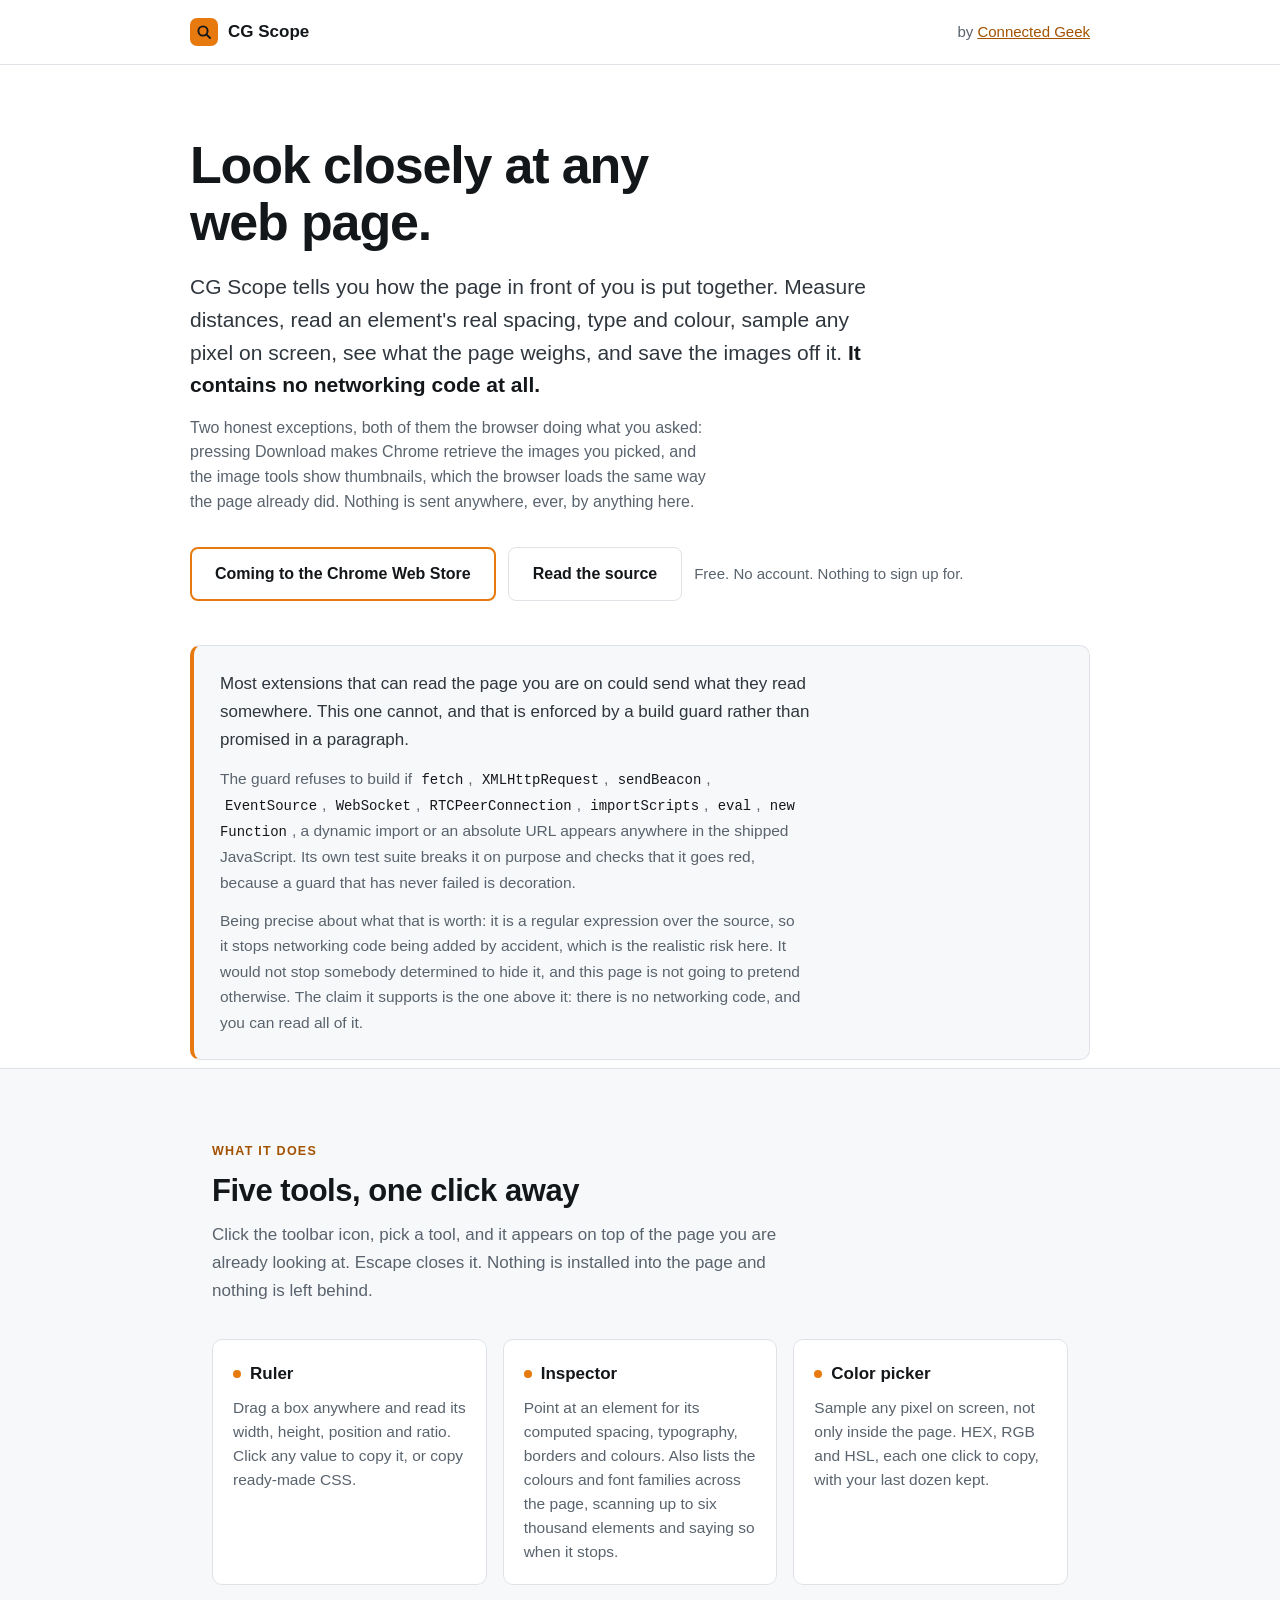
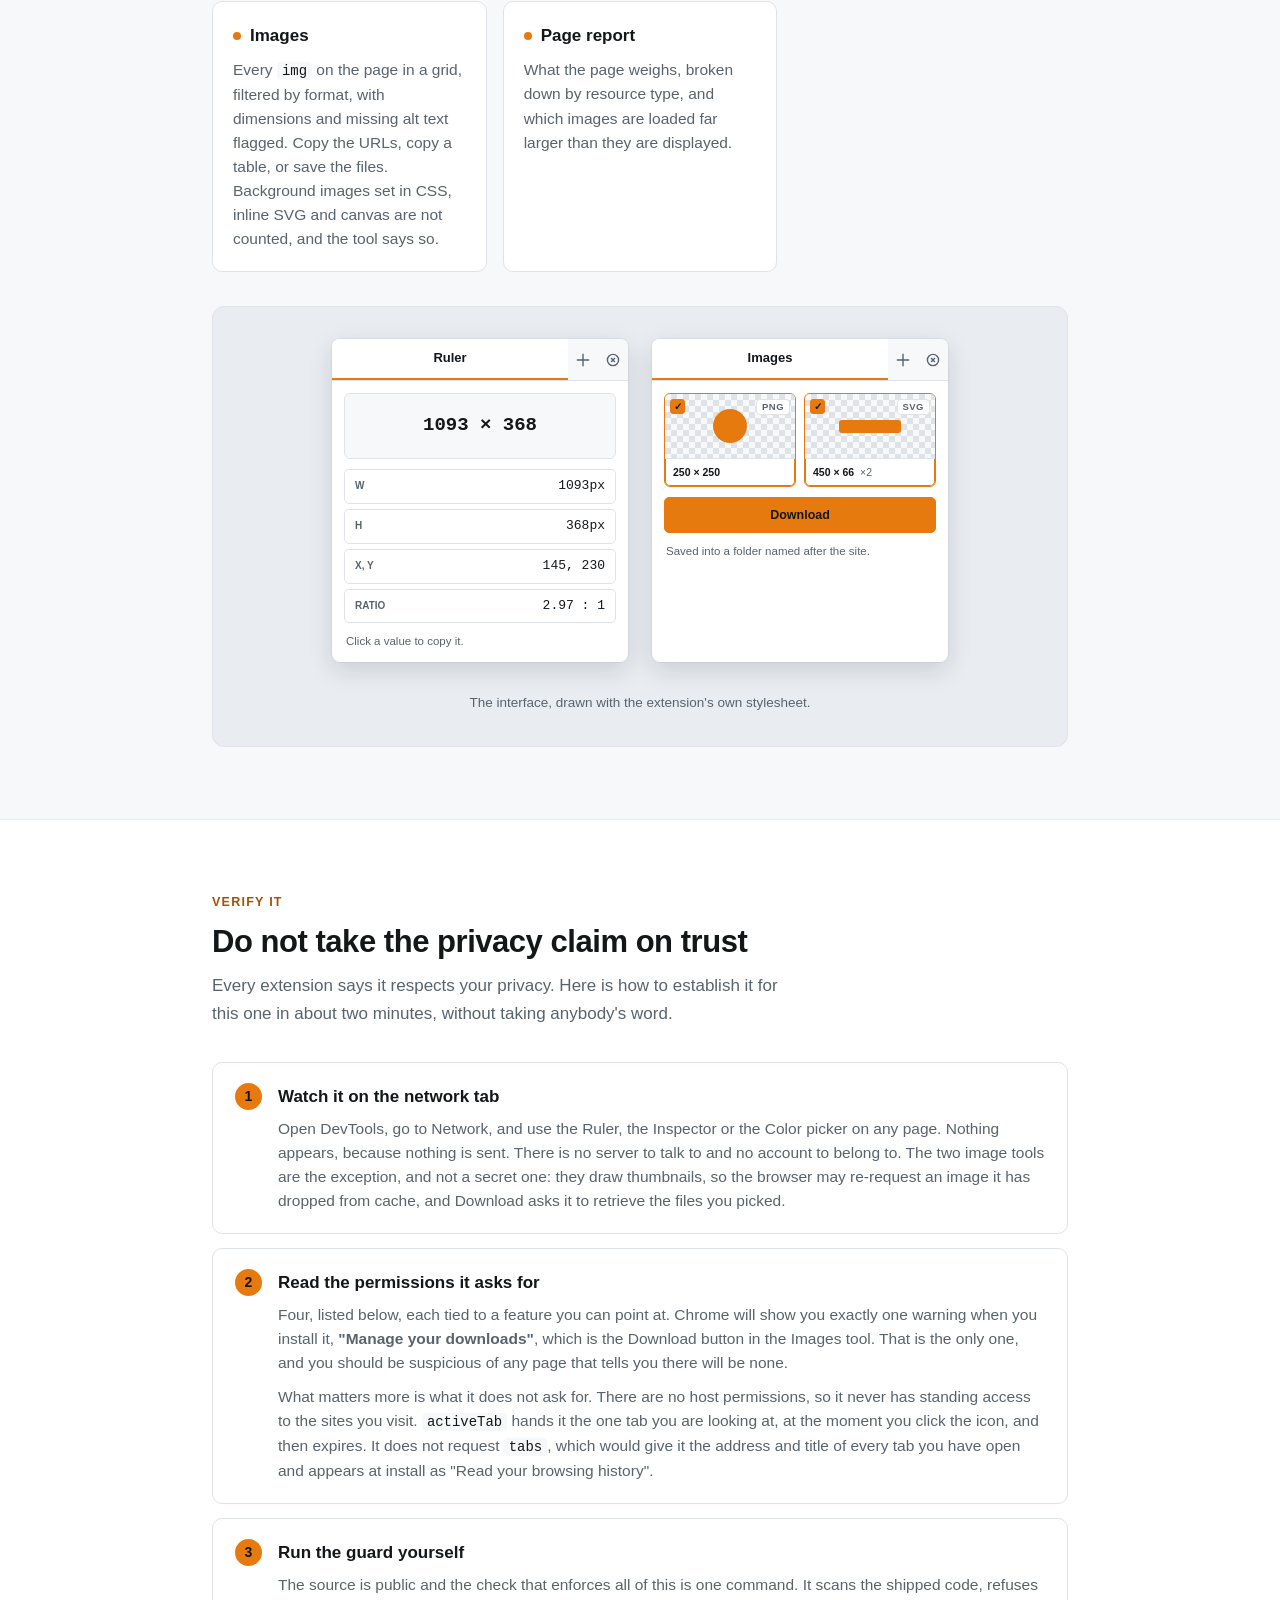
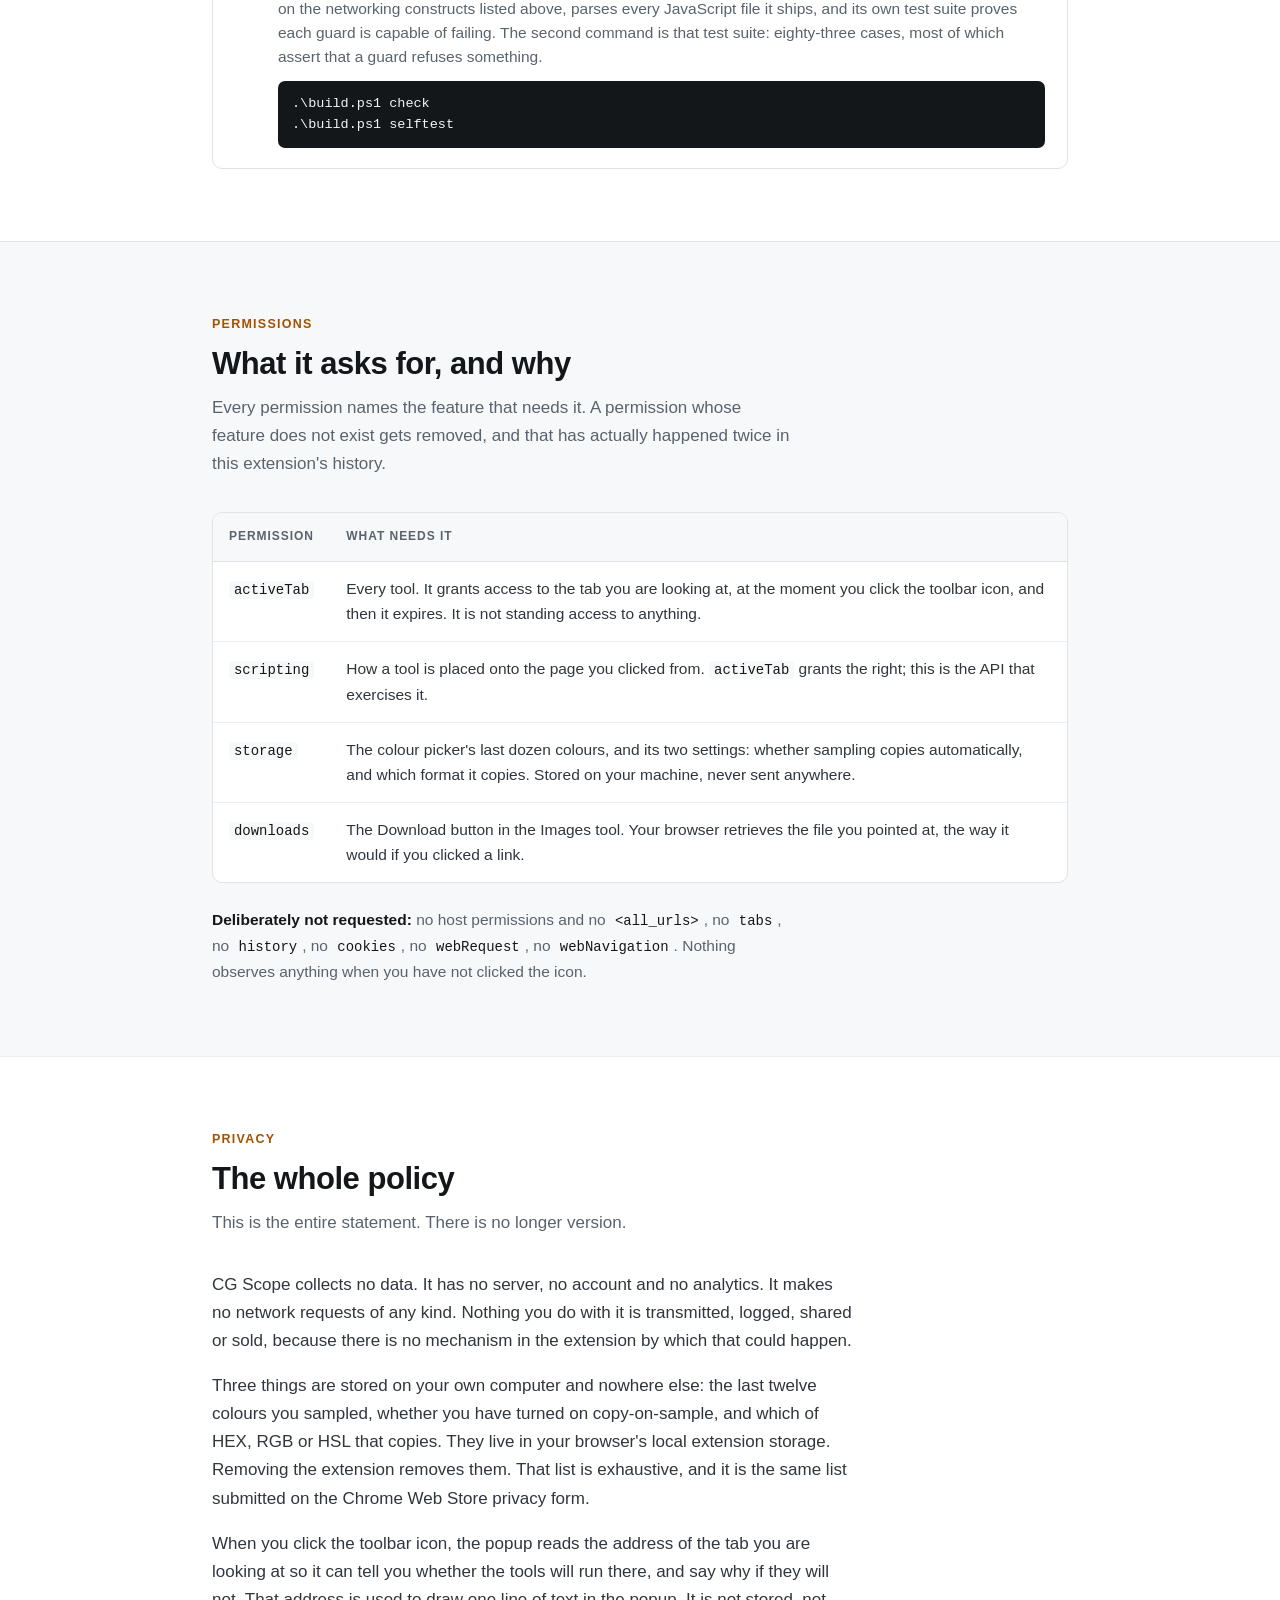
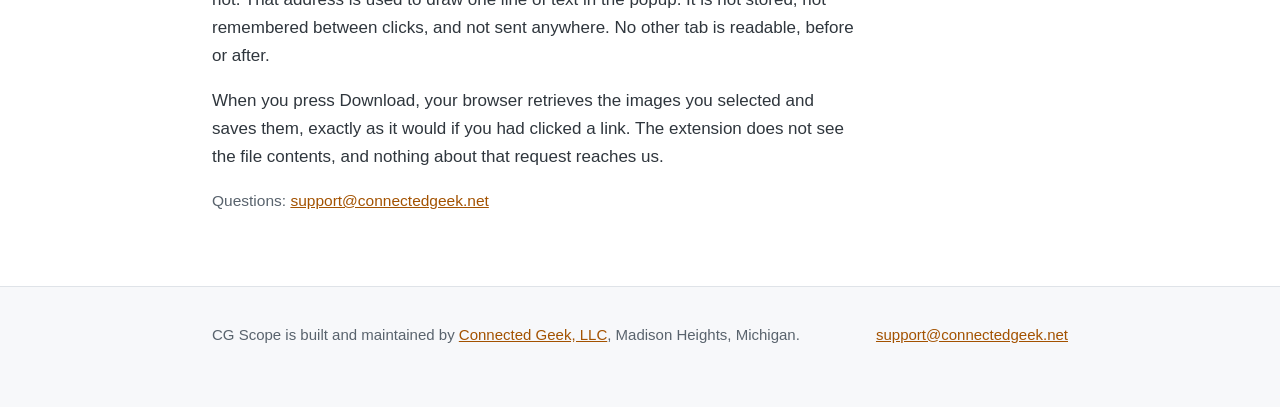
<file: site/index.html>
<!doctype html>
<html lang="en">
<head>
<meta charset="utf-8">
<meta name="viewport" content="width=device-width, initial-scale=1">
<title>CG Scope — look closely at any web page</title>
<meta name="description" content="A Chrome extension that tells you how the page in front of you is put together. Measure, inspect, sample colour, save images. Makes no network requests.">
<meta name="color-scheme" content="light">
<link rel="canonical" href="https://scope.connectedgeek.net/">

<!--
  CG Scope landing page. Live at https://scope.connectedgeek.net/

  Co-Authored-By: Claude Opus 5 <noreply@anthropic.com>
  Co-Authored-By: Connected Geek, LLC <support@connectedgeek.net>

  ---------------------------------------------------------------------------
  Self-contained, and not for convenience
  ---------------------------------------------------------------------------
  This page advertises an extension whose central claim is that it makes no
  network requests. A page making that claim while pulling a font from one
  host, icons from another and a tracker from a third would be contradicting
  itself in the one place people check. There is no external CSS, no external
  JavaScript, no web font, no tracker and no image request. View source is the
  whole story. If something here ever needs a library, it does not need one.

  ---------------------------------------------------------------------------
  Why there is no dark mode
  ---------------------------------------------------------------------------
  The first version swapped palettes on prefers-color-scheme. It rendered its
  dark palette inside surroundings that stayed light, and the result was grey
  headings on a pale ground that were hard to read. A landing page has one job
  and gains nothing from following the system theme, so it commits to one
  palette that is correct everywhere. `color-scheme: light` above tells the
  browser not to auto-invert form controls or scrollbars against it.

  ---------------------------------------------------------------------------
  Colour, measured rather than judged by eye
  ---------------------------------------------------------------------------
  Every text and background pair below was checked against WCAG contrast, and
  the numbers are recorded here so the next person can change something without
  re-deriving them:

    headings   #14171a on #ffffff  17.99   body      #2f363d on #ffffff  12.24
    secondary  #59636d on #ffffff   6.12   on tint   #2f363d on #f7f8fa  11.52
    secondary  #59636d on #f7f8fa   5.76   on stage  #59636d on #e9edf2   5.21
    links      #a35200 on #ffffff   5.58   button    #14171a on #e67a0f   6.13

  The one rule that is easy to break: #e67a0f is 2.93:1 on white and must never
  be used for text. It is for fills, rules and dots. Where orange text is
  wanted, #a35200 is the accessible relative of it. The first version of this
  page used orange links and a white-on-orange button, and both failed.

  ---------------------------------------------------------------------------
  EDIT before or shortly after launch
  ---------------------------------------------------------------------------
    1. STORE URL. Marked EDIT: below. The button currently states the listing
       does not exist rather than linking nowhere.

    Resolved 2026-09-14: the repository is public, so "Read the source" and
    every claim that depends on it are now true. Confirmed by fetching
    raw.githubusercontent.com, which does not serve private repositories.

  The panels below are not screenshots. They are the extension's own CSS values
  rebuilt in HTML: accurate, and drawings. The Web Store requires genuine
  1280x800 screenshots. Take those from Chrome.
-->

<style>
  :root {
    --bg:     #ffffff;
    --soft:   #f7f8fa;
    --stage:  #e9edf2;
    --ink:    #14171a;
    --body:   #2f363d;
    --muted:  #59636d;
    --line:   #dfe3e8;
    --hair:   #eceff3;
    --accent: #e67a0f;
    --aink:   #a35200;
  }

  * { box-sizing: border-box; }
  html { -webkit-text-size-adjust: 100%; }
  body {
    margin: 0;
    background: var(--bg);
    color: var(--body);
    font: 17px/1.65 -apple-system, BlinkMacSystemFont, "Segoe UI", Roboto,
          Helvetica, Arial, sans-serif;
  }
  .wrap { max-width: 900px; margin: 0 auto; padding: 0 22px; }
  .narrow { max-width: 66ch; }
  code, pre {
    font-family: ui-monospace, SFMono-Regular, Menlo, Consolas, monospace;
  }
  code { font-size: 0.9em; background: var(--soft); padding: 1px 5px; border-radius: 4px; color: var(--ink); }
  a { color: var(--aink); }
  a:hover { color: var(--ink); }

  h1, h2, h3 { color: var(--ink); }

  /* ---------- header ---------- */
  header { border-bottom: 1px solid var(--line); background: var(--bg); }
  .bar {
    display: flex; align-items: center; justify-content: space-between;
    gap: 16px; padding: 18px 0; flex-wrap: wrap;
  }
  .brand { display: flex; align-items: center; gap: 10px; font-weight: 700; color: var(--ink); font-size: 17px; }
  .brand .mark {
    width: 28px; height: 28px; flex: none; border-radius: 7px;
    background: var(--accent); display: grid; place-items: center;
  }
  .brand .mark svg { display: block; }
  .by { color: var(--muted); font-size: 15px; }

  /* ---------- hero ---------- */
  .hero { padding: 72px 0 8px; }
  h1 {
    margin: 0 0 20px; font-weight: 700;
    font-size: clamp(33px, 5.4vw, 52px);
    line-height: 1.1; letter-spacing: -0.022em;
    max-width: 16ch;
  }
  .lede { margin: 0 0 32px; font-size: clamp(18px, 2.1vw, 21px); line-height: 1.55; max-width: 58ch; }
  .lede .pop { color: var(--ink); font-weight: 600; }

  .cta { display: flex; align-items: center; gap: 12px; flex-wrap: wrap; }
  .btn {
    display: inline-block; padding: 13px 24px; border-radius: 8px;
    font-weight: 700; font-size: 16px; text-decoration: none;
    border: 1px solid transparent;
  }
  .btn-primary { background: var(--accent); color: var(--ink); border-color: var(--accent); }
  .btn-primary:hover { filter: brightness(1.05); color: var(--ink); }
  .btn-soon {
    background: var(--bg); color: var(--ink);
    border-color: var(--accent); border-width: 2px; padding: 12px 23px;
  }
  .btn-ghost { background: var(--bg); color: var(--ink); border-color: var(--line); }
  .btn-ghost:hover { border-color: var(--muted); color: var(--ink); }
  .cta .aside { color: var(--muted); font-size: 15px; }

  /* ---------- claim ---------- */
  .claim {
    margin: 44px 0 0; padding: 24px 26px;
    border: 1px solid var(--line); border-left: 4px solid var(--accent);
    border-radius: 10px; background: var(--soft);
  }
  .claim p { margin: 0; max-width: 68ch; }
  .claim p + p { margin-top: 12px; color: var(--muted); font-size: 15.5px; }

  /* ---------- sections ---------- */
  section { padding: 72px 0; border-top: 1px solid var(--hair); }
  section.tint { background: var(--soft); border-top-color: var(--line); }
  .eyebrow {
    margin: 0 0 10px; font-size: 12.5px; font-weight: 700;
    letter-spacing: 0.1em; text-transform: uppercase; color: var(--aink);
  }
  h2 { margin: 0 0 12px; font-size: clamp(24px, 3.1vw, 31px); line-height: 1.2; letter-spacing: -0.015em; }
  .sub { margin: 0 0 34px; color: var(--muted); font-size: 17px; max-width: 62ch; }

  /* ---------- tools ---------- */
  .tools { display: grid; gap: 16px; grid-template-columns: repeat(auto-fit, minmax(255px, 1fr)); }
  .tool { border: 1px solid var(--line); border-radius: 10px; padding: 20px; background: var(--bg); }
  .tool h3 { margin: 0 0 8px; font-size: 17px; display: flex; align-items: center; gap: 9px; }
  .tool h3 .dot { width: 8px; height: 8px; border-radius: 50%; background: var(--accent); flex: none; }
  .tool p { margin: 0; color: var(--muted); font-size: 15.5px; line-height: 1.55; }

  /* ---------- the rebuilt panels ---------- */
  .stage {
    margin-top: 34px; padding: 32px 24px; border-radius: 12px;
    background: var(--stage); border: 1px solid var(--line);
    display: flex; gap: 24px; flex-wrap: wrap; justify-content: center;
  }
  .panel {
    width: 296px; max-width: 100%; border-radius: 8px; overflow: hidden;
    background: var(--bg); box-shadow: 0 8px 24px rgba(20, 23, 26, 0.14), 0 0 0 1px var(--line);
    font-size: 13px; line-height: 1.45; font-variant-numeric: tabular-nums;
    color: var(--ink);
  }
  .panel-head { display: flex; border-bottom: 1px solid var(--line); background: var(--soft); }
  .panel-tab {
    flex: 1 1 auto; padding: 10px 6px; text-align: center; font-weight: 700;
    color: var(--ink); border-bottom: 2px solid var(--accent); background: var(--bg);
  }
  .panel-ico { width: 30px; display: grid; place-items: center; color: var(--muted); }
  .panel-body { padding: 12px; }
  .figure {
    height: 66px; border: 1px solid var(--line); border-radius: 6px; background: var(--soft);
    display: grid; place-items: center;
    font-family: ui-monospace, SFMono-Regular, Menlo, Consolas, monospace;
    font-size: 19px; font-weight: 700; color: var(--ink);
  }
  .rows { display: grid; gap: 5px; margin-top: 10px; }
  .row {
    display: flex; align-items: center; justify-content: space-between; gap: 10px;
    padding: 7px 10px; border: 1px solid var(--line); border-radius: 5px;
  }
  .row b { font-size: 10px; font-weight: 700; color: var(--muted); }
  .row span { font-family: ui-monospace, SFMono-Regular, Menlo, Consolas, monospace; color: var(--ink); }
  .caption { margin: 10px 2px 0; font-size: 11.5px; color: var(--muted); }

  .grid2 { display: grid; grid-template-columns: 1fr 1fr; gap: 8px; }
  .card { border: 1px solid var(--line); border-radius: 6px; overflow: hidden; position: relative; }
  .card.on { border-color: var(--accent); box-shadow: inset 0 0 0 1px var(--accent); }
  .shot {
    height: 64px; display: grid; place-items: center;
    background-color: var(--soft);
    background-image:
      linear-gradient(45deg, var(--line) 25%, transparent 25%),
      linear-gradient(-45deg, var(--line) 25%, transparent 25%),
      linear-gradient(45deg, transparent 75%, var(--line) 75%),
      linear-gradient(-45deg, transparent 75%, var(--line) 75%);
    background-size: 12px 12px; background-position: 0 0, 0 6px, 6px -6px, -6px 0;
  }
  .shot .blob { width: 34px; height: 34px; border-radius: 50%; background: var(--accent); }
  .shot .bar2 { width: 62px; height: 13px; border-radius: 3px; background: var(--accent); }
  .badge {
    position: absolute; right: 5px; top: 5px; padding: 0 5px;
    border: 1px solid var(--line); border-radius: 4px; background: var(--bg);
    font-size: 9.5px; font-weight: 700; letter-spacing: 0.05em; color: var(--muted);
  }
  .tick {
    position: absolute; left: 5px; top: 5px; width: 15px; height: 15px;
    border-radius: 3px; border: 1px solid var(--accent); background: var(--accent);
    display: grid; place-items: center; font-size: 10px; color: var(--ink); font-weight: 700;
  }
  .cap2 { padding: 6px 8px; border-top: 1px solid var(--line); font-size: 10.5px; color: var(--muted); }
  .cap2 b { color: var(--ink); }
  .pbtn {
    margin-top: 10px; padding: 8px; border: 1px solid var(--accent); border-radius: 5px;
    background: var(--accent); color: var(--ink); font-size: 12.5px; font-weight: 700; text-align: center;
  }
  .stage-note { width: 100%; text-align: center; color: var(--muted); font-size: 13.5px; margin: 6px 0 0; }

  /* ---------- verify ---------- */
  .checks { display: grid; gap: 14px; }
  .check {
    display: flex; gap: 16px; align-items: flex-start;
    border: 1px solid var(--line); border-radius: 10px; padding: 20px 22px; background: var(--bg);
  }
  .check .n {
    flex: none; width: 27px; height: 27px; border-radius: 50%;
    background: var(--accent); color: var(--ink);
    display: grid; place-items: center; font-size: 14px; font-weight: 700;
  }
  .check h3 { margin: 0 0 6px; font-size: 17px; }
  .check p { margin: 0; color: var(--muted); font-size: 15.5px; line-height: 1.55; }
  pre {
    margin: 12px 0 0; padding: 12px 14px; background: var(--ink); color: #f2f5f8;
    border-radius: 7px; overflow-x: auto; font-size: 13.5px; line-height: 1.6;
  }

  /* ---------- permissions ---------- */
  .tablewrap { overflow-x: auto; border: 1px solid var(--line); border-radius: 10px; background: var(--bg); }
  table { width: 100%; border-collapse: collapse; font-size: 15.5px; }
  th, td { text-align: left; padding: 14px 16px; border-bottom: 1px solid var(--hair); vertical-align: top; }
  tr:last-child td { border-bottom: 0; }
  th {
    font-size: 12px; text-transform: uppercase; letter-spacing: 0.08em;
    color: var(--muted); background: var(--soft); border-bottom-color: var(--line);
  }
  td:first-child { white-space: nowrap; width: 1%; }
  td { color: var(--body); }

  .absent { margin: 24px 0 0; color: var(--muted); font-size: 15.5px; max-width: 68ch; }
  .absent b { color: var(--ink); }

  .prose p { max-width: 68ch; }
  .prose p + p { margin-top: 14px; }

  /* ---------- footer ---------- */
  footer { border-top: 1px solid var(--line); padding: 36px 0 64px; color: var(--muted); font-size: 15px; background: var(--soft); }
  .foot { display: flex; justify-content: space-between; gap: 18px; flex-wrap: wrap; }

  @media (max-width: 560px) {
    body { font-size: 16px; }
    .hero { padding: 48px 0 4px; }
    section { padding: 48px 0; }
    .stage { padding: 20px 14px; }
    .check { padding: 16px 17px; gap: 13px; }
  }
</style>
</head>
<body>

<header>
  <div class="wrap bar">
    <div class="brand">
      <span class="mark" aria-hidden="true">
        <svg width="16" height="16" viewBox="0 0 16 16" fill="none" stroke="#14171a" stroke-width="1.9" stroke-linecap="round">
          <circle cx="7" cy="7" r="4.6"/><path d="M10.4 10.4 14 14"/>
        </svg>
      </span>
      CG Scope
    </div>
    <div class="by">by <a href="https://connectedgeek.net">Connected Geek</a></div>
  </div>
</header>

<main>
  <div class="wrap hero">
    <h1>Look closely at any web page.</h1>
    <p class="lede">
      CG Scope tells you how the page in front of you is put together. Measure
      distances, read an element's real spacing, type and colour, sample any
      pixel on screen, see what the page weighs, and save the images off it.
      <span class="pop">It contains no networking code at all.</span>
    </p>
    <p class="lede" style="font-size:16px;color:var(--muted);margin-top:-18px">
      Two honest exceptions, both of them the browser doing what you asked:
      pressing Download makes Chrome retrieve the images you picked, and the
      image tools show thumbnails, which the browser loads the same way the
      page already did. Nothing is sent anywhere, ever, by anything here.
    </p>

    <div class="cta">
      <!-- EDIT: when the listing exists, replace this span with
           <a class="btn btn-primary" href="https://chromewebstore.google.com/detail/YOUR-ID">Add to Chrome</a> -->
      <span class="btn btn-soon">Coming to the Chrome Web Store</span>
      <!-- Repository made public 2026-09-14 and confirmed reachable, so this
           link resolves. The page stakes its whole argument on the source
           being readable; if the repository is ever made private again, this
           link and the "Run the guard yourself" section below both become
           false and must come out together. -->
      <a class="btn btn-ghost" href="https://github.com/connectedgeek/cg-scope">Read the source</a>
      <span class="aside">Free. No account. Nothing to sign up for.</span>
    </div>

    <div class="claim">
      <p>
        Most extensions that can read the page you are on could send what they
        read somewhere. This one cannot, and that is enforced by a build guard
        rather than promised in a paragraph.
      </p>
      <p>
        The guard refuses to build if <code>fetch</code>,
        <code>XMLHttpRequest</code>, <code>sendBeacon</code>,
        <code>EventSource</code>, <code>WebSocket</code>,
        <code>RTCPeerConnection</code>, <code>importScripts</code>,
        <code>eval</code>, <code>new Function</code>, a dynamic import or an
        absolute URL appears anywhere in the shipped JavaScript. Its own test
        suite breaks it on purpose and checks that it goes red, because a guard
        that has never failed is decoration.
      </p>
      <p>
        Being precise about what that is worth: it is a regular expression over
        the source, so it stops networking code being added by accident, which
        is the realistic risk here. It would not stop somebody determined to
        hide it, and this page is not going to pretend otherwise. The claim it
        supports is the one above it: there is no networking code, and you can
        read all of it.
      </p>
    </div>
  </div>

  <section class="tint">
    <div class="wrap">
      <p class="eyebrow">What it does</p>
      <h2>Five tools, one click away</h2>
      <p class="sub">
        Click the toolbar icon, pick a tool, and it appears on top of the page
        you are already looking at. Escape closes it. Nothing is installed into
        the page and nothing is left behind.
      </p>

      <div class="tools">
        <div class="tool">
          <h3><span class="dot"></span>Ruler</h3>
          <p>Drag a box anywhere and read its width, height, position and ratio. Click any value to copy it, or copy ready-made CSS.</p>
        </div>
        <div class="tool">
          <h3><span class="dot"></span>Inspector</h3>
          <p>Point at an element for its computed spacing, typography, borders and colours. Also lists the colours and font families across the page, scanning up to six thousand elements and saying so when it stops.</p>
        </div>
        <div class="tool">
          <h3><span class="dot"></span>Color picker</h3>
          <p>Sample any pixel on screen, not only inside the page. HEX, RGB and HSL, each one click to copy, with your last dozen kept.</p>
        </div>
        <div class="tool">
          <h3><span class="dot"></span>Images</h3>
          <p>Every <code>img</code> on the page in a grid, filtered by format, with dimensions and missing alt text flagged. Copy the URLs, copy a table, or save the files. Background images set in CSS, inline SVG and canvas are not counted, and the tool says so.</p>
        </div>
        <div class="tool">
          <h3><span class="dot"></span>Page report</h3>
          <p>What the page weighs, broken down by resource type, and which images are loaded far larger than they are displayed.</p>
        </div>
      </div>

      <div class="stage">
        <div class="panel">
          <div class="panel-head">
            <div class="panel-tab">Ruler</div>
            <div class="panel-ico" aria-hidden="true">
              <svg width="14" height="14" viewBox="0 0 16 16" fill="none" stroke="currentColor" stroke-width="1.6" stroke-linecap="round"><path d="M8 1.5v13M1.5 8h13"/></svg>
            </div>
            <div class="panel-ico" aria-hidden="true">
              <svg width="14" height="14" viewBox="0 0 16 16" fill="none" stroke="currentColor" stroke-width="1.6"><circle cx="8" cy="8" r="6.4"/><path d="M5.8 5.8l4.4 4.4M10.2 5.8l-4.4 4.4"/></svg>
            </div>
          </div>
          <div class="panel-body">
            <div class="figure">1093 × 368</div>
            <div class="rows">
              <div class="row"><b>W</b><span>1093px</span></div>
              <div class="row"><b>H</b><span>368px</span></div>
              <div class="row"><b>X, Y</b><span>145, 230</span></div>
              <div class="row"><b>RATIO</b><span>2.97 : 1</span></div>
            </div>
            <p class="caption">Click a value to copy it.</p>
          </div>
        </div>

        <div class="panel">
          <div class="panel-head">
            <div class="panel-tab">Images</div>
            <div class="panel-ico" aria-hidden="true">
              <svg width="14" height="14" viewBox="0 0 16 16" fill="none" stroke="currentColor" stroke-width="1.6" stroke-linecap="round"><path d="M8 1.5v13M1.5 8h13"/></svg>
            </div>
            <div class="panel-ico" aria-hidden="true">
              <svg width="14" height="14" viewBox="0 0 16 16" fill="none" stroke="currentColor" stroke-width="1.6"><circle cx="8" cy="8" r="6.4"/><path d="M5.8 5.8l4.4 4.4M10.2 5.8l-4.4 4.4"/></svg>
            </div>
          </div>
          <div class="panel-body">
            <div class="grid2">
              <div class="card on">
                <div class="shot"><span class="blob"></span></div>
                <span class="tick">&#10003;</span><span class="badge">PNG</span>
                <div class="cap2"><b>250 × 250</b></div>
              </div>
              <div class="card on">
                <div class="shot"><span class="bar2"></span></div>
                <span class="tick">&#10003;</span><span class="badge">SVG</span>
                <div class="cap2"><b>450 × 66</b> &nbsp;×2</div>
              </div>
            </div>
            <div class="pbtn">Download</div>
            <p class="caption">Saved into a folder named after the site.</p>
          </div>
        </div>

        <p class="stage-note">The interface, drawn with the extension's own stylesheet.</p>
      </div>
    </div>
  </section>

  <section>
    <div class="wrap">
      <p class="eyebrow">Verify it</p>
      <h2>Do not take the privacy claim on trust</h2>
      <p class="sub">
        Every extension says it respects your privacy. Here is how to establish
        it for this one in about two minutes, without taking anybody's word.
      </p>

      <div class="checks">
        <div class="check">
          <span class="n">1</span>
          <div>
            <h3>Watch it on the network tab</h3>
            <p>
              Open DevTools, go to Network, and use the Ruler, the Inspector
              or the Color picker on any page. Nothing appears, because nothing
              is sent. There is no server to talk to and no account to belong
              to. The two image tools are the exception, and not a secret one:
              they draw thumbnails, so the browser may re-request an image it
              has dropped from cache, and Download asks it to retrieve the
              files you picked.
            </p>
          </div>
        </div>
        <div class="check">
          <span class="n">2</span>
          <div>
            <h3>Read the permissions it asks for</h3>
            <p>
              Four, listed below, each tied to a feature you can point at.
              Chrome will show you exactly one warning when you install it,
              <b>"Manage your downloads"</b>, which is the Download button in
              the Images tool. That is the only one, and you should be
              suspicious of any page that tells you there will be none.
            </p>
            <p style="margin-top:10px">
              What matters more is what it does not ask for. There are no host
              permissions, so it never has standing access to the sites you
              visit. <code>activeTab</code> hands it the one tab you are looking
              at, at the moment you click the icon, and then expires. It does
              not request <code>tabs</code>, which would give it the address and
              title of every tab you have open and appears at install as "Read
              your browsing history".
            </p>
          </div>
        </div>
        <div class="check">
          <span class="n">3</span>
          <div>
            <h3>Run the guard yourself</h3>
            <p>
              The source is public and the check that enforces all of this is
              one command. It scans the shipped code, refuses on the networking
              constructs listed above, parses every JavaScript file it ships,
              and its own test suite proves each guard is capable of failing.
              The second command is that test suite: eighty-three cases, most
              of which assert that a guard refuses something.
            </p>
<pre>.\build.ps1 check
.\build.ps1 selftest</pre>
          </div>
        </div>
      </div>
    </div>
  </section>

  <section class="tint">
    <div class="wrap">
      <p class="eyebrow">Permissions</p>
      <h2>What it asks for, and why</h2>
      <p class="sub">
        Every permission names the feature that needs it. A permission whose
        feature does not exist gets removed, and that has actually happened
        twice in this extension's history.
      </p>

      <div class="tablewrap">
        <table>
          <thead>
            <tr><th>Permission</th><th>What needs it</th></tr>
          </thead>
          <tbody>
            <tr>
              <td><code>activeTab</code></td>
              <td>Every tool. It grants access to the tab you are looking at, at the moment you click the toolbar icon, and then it expires. It is not standing access to anything.</td>
            </tr>
            <tr>
              <td><code>scripting</code></td>
              <td>How a tool is placed onto the page you clicked from. <code>activeTab</code> grants the right; this is the API that exercises it.</td>
            </tr>
            <tr>
              <td><code>storage</code></td>
              <td>The colour picker's last dozen colours, and its two settings: whether sampling copies automatically, and which format it copies. Stored on your machine, never sent anywhere.</td>
            </tr>
            <tr>
              <td><code>downloads</code></td>
              <td>The Download button in the Images tool. Your browser retrieves the file you pointed at, the way it would if you clicked a link.</td>
            </tr>
          </tbody>
        </table>
      </div>

      <p class="absent">
        <b>Deliberately not requested:</b> no host permissions and no
        <code>&lt;all_urls&gt;</code>, no <code>tabs</code>, no
        <code>history</code>, no <code>cookies</code>, no
        <code>webRequest</code>, no <code>webNavigation</code>. Nothing observes
        anything when you have not clicked the icon.
      </p>
    </div>
  </section>

  <section id="privacy">
    <div class="wrap prose">
      <p class="eyebrow">Privacy</p>
      <h2>The whole policy</h2>
      <p class="sub">This is the entire statement. There is no longer version.</p>
      <p>
        CG Scope collects no data. It has no server, no account and no
        analytics. It makes no network requests of any kind. Nothing you do with
        it is transmitted, logged, shared or sold, because there is no mechanism
        in the extension by which that could happen.
      </p>
      <p>
        Three things are stored on your own computer and nowhere else: the
        last twelve colours you sampled, whether you have turned on
        copy-on-sample, and which of HEX, RGB or HSL that copies. They live in
        your browser's local extension storage. Removing the extension removes
        them. That list is exhaustive, and it is the same list submitted on the
        Chrome Web Store privacy form.
      </p>
      <p>
        When you click the toolbar icon, the popup reads the address of the tab
        you are looking at so it can tell you whether the tools will run there,
        and say why if they will not. That address is used to draw one line of
        text in the popup. It is not stored, not remembered between clicks, and
        not sent anywhere. No other tab is readable, before or after.
      </p>
      <p>
        When you press Download, your browser retrieves the images you selected
        and saves them, exactly as it would if you had clicked a link. The
        extension does not see the file contents, and nothing about that request
        reaches us.
      </p>
      <p class="absent">
        Questions: <a href="mailto:support@connectedgeek.net">support@connectedgeek.net</a>
      </p>
    </div>
  </section>
</main>

<footer>
  <div class="wrap foot">
    <div>CG Scope is built and maintained by <a href="https://connectedgeek.net">Connected Geek, LLC</a>, Madison Heights, Michigan.</div>
    <div><a href="mailto:support@connectedgeek.net">support@connectedgeek.net</a></div>
  </div>
</footer>

</body>
</html>
</file>
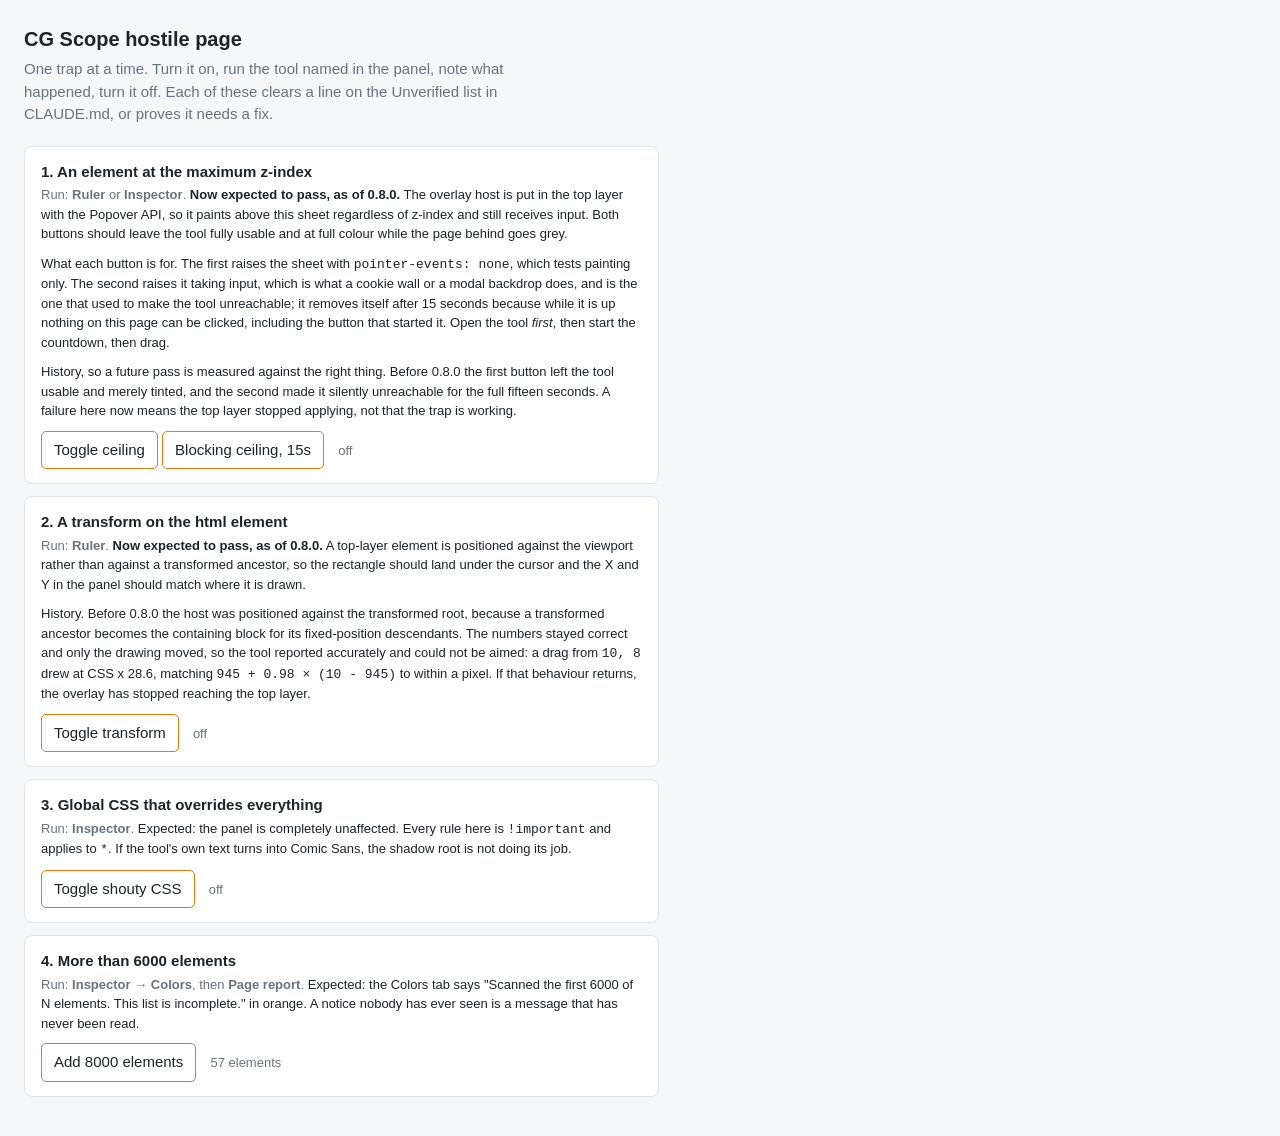
<file: test/hostile.html>
<!doctype html>
<html lang="en">
<head>
<meta charset="utf-8">
<title>CG Scope hostile page</title>
<!--
  A page built to break CG Scope.

  Co-Authored-By: Claude Opus 5 <noreply@anthropic.com>
  Co-Authored-By: Connected Geek, LLC <support@connectedgeek.net>

  Three of the four remaining entries on the Unverified list in CLAUDE.md are
  conditions that real pages produce rarely and by accident. Waiting to bump
  into one is how a path stays untested for a year. This page produces each of
  them on demand, one at a time, so that a failure identifies its own cause.

  Not shipped. It lives in test/ and the package step must exclude that
  directory when the package step exists.

  How to use it:

    1. chrome://extensions, find CG Scope, Details, and turn on
       "Allow access to file URLs". That also exercises the file: branch in
       src/shared/pages.js, which has never run.
    2. Open this file with Ctrl-O.
    3. Turn on ONE trap, open the tool named next to it, and write down what
       happened. Turn it off before trying the next one.
-->
<style>
  :root { color-scheme: light dark; }
  body {
    margin: 0;
    padding: 24px;
    font: 15px/1.5 -apple-system, BlinkMacSystemFont, "Segoe UI", Roboto, Arial, sans-serif;
    background: #f6f7f9;
    color: #1f2328;
  }
  h1 { font-size: 20px; margin: 0 0 4px; }
  .lead { color: #6a737d; margin: 0 0 20px; max-width: 62ch; }
  .trap {
    background: #fff;
    border: 1px solid #e0e4e8;
    border-radius: 8px;
    padding: 14px 16px;
    margin-bottom: 12px;
    max-width: 72ch;
  }
  .trap h2 { font-size: 15px; margin: 0 0 2px; }
  .trap p { margin: 0 0 10px; color: #6a737d; font-size: 13px; }
  .trap .expect { color: #1f2328; }
  button {
    font: inherit;
    /* Both halves of the pair, or neither.

       This shipped with `background` set and `color` left out. Buttons do not
       inherit colour, so the label fell back to the `buttontext` system colour,
       which under the `color-scheme: light dark` declared at the top of this
       file is near-white in dark mode. The result was white labels on a white
       background: trap 3 and trap 4 rendered as empty boxes, and only trap 2
       was readable because its pressed state sets its own colour.

       This is the same rule shared/panel.js follows and says why in its own
       header, broken here in the file that exists to test the code that gets
       it right. A fixture nobody can read is a fixture nobody runs. */
    color: #1f2328;
    padding: 7px 12px;
    border: 1px solid #e67a0f;
    border-radius: 5px;
    background: #fff;
    cursor: pointer;
  }
  button[aria-pressed="true"] { background: #e67a0f; color: #fff; }
  .state { margin-left: 10px; font-size: 13px; color: #6a737d; }

  /* Trap 1. The maximum stacking order. CG Scope deliberately sits at
     2147483000, one thousand below this, so that a genuinely higher element
     stays visible rather than being silently hidden. This is what that
     decision costs. */
  #ceiling {
    display: none;
    position: fixed;
    inset: 0;
    z-index: 2147483647;
    background: rgba(20, 20, 30, 0.35);
    pointer-events: none;
  }
  #ceiling.on { display: block; }
  /* The plain ceiling sets pointer-events: none above, so the page stays
     clickable and the trap can be switched off again. That makes it a test of
     painting only, and the expectation originally written on the card was
     about usability, which it could not produce.

     This is the honest version of the condition: the same sheet, taking input,
     which is what a cookie wall or a modal backdrop does. It removes itself on
     a timer, because while it is up nothing on this page can be clicked,
     including the button that started it. */
  #ceiling.blocking { pointer-events: auto; }
  #ceiling span {
    position: absolute;
    right: 14px;
    bottom: 14px;
    background: #14141e;
    color: #fff;
    padding: 6px 10px;
    border-radius: 5px;
    font-size: 12px;
  }

  /* Trap 2. A transform on the root element. A transformed ancestor becomes
     the containing block for fixed-position descendants, so an overlay
     attached to documentElement is positioned against this element instead of
     the viewport. */
  html.warped { transform: translateY(0) scale(0.98); transform-origin: top center; }

  /* Trap 3. Aggressive global CSS. If the shadow root is doing its job none of
     this reaches inside the tool. */
  body.shouty * {
    font-family: "Comic Sans MS", cursive !important;
    letter-spacing: 0.06em !important;
    border-radius: 0 !important;
  }
  body.shouty div { outline: 1px dashed rgba(200, 0, 0, 0.35) !important; }

  #filler { margin-top: 20px; }
  #filler i { display: inline-block; width: 3px; height: 3px; background: #cfd6dd; margin: 1px; }
</style>
</head>
<body>

<div id="ceiling"><span>z-index 2147483647 is covering the page</span></div>

<h1>CG Scope hostile page</h1>
<p class="lead">
  One trap at a time. Turn it on, run the tool named in the panel, note what
  happened, turn it off. Each of these clears a line on the Unverified list in
  CLAUDE.md, or proves it needs a fix.
</p>

<div class="trap">
  <h2>1. An element at the maximum z-index</h2>
  <p>
    Run: <strong>Ruler</strong> or <strong>Inspector</strong>.
    <span class="expect"><strong>Now expected to pass, as of 0.8.0.</strong> The
    overlay host is put in the top layer with the Popover API, so it paints
    above this sheet regardless of z-index and still receives input. Both
    buttons should leave the tool fully usable and at full colour while the
    page behind goes grey.</span>
  </p>
  <p>
    <span class="expect">What each button is for. The first raises the sheet
    with <code>pointer-events: none</code>, which tests painting only. The
    second raises it taking input, which is what a cookie wall or a modal
    backdrop does, and is the one that used to make the tool unreachable; it
    removes itself after 15 seconds because while it is up nothing on this page
    can be clicked, including the button that started it. Open the tool
    <em>first</em>, then start the countdown, then drag.</span>
  </p>
  <p>
    <span class="expect">History, so a future pass is measured against the
    right thing. Before 0.8.0 the first button left the tool usable and merely
    tinted, and the second made it silently unreachable for the full fifteen
    seconds. A failure here now means the top layer stopped applying, not that
    the trap is working.</span>
  </p>
  <button id="b1" type="button" aria-pressed="false">Toggle ceiling</button>
  <button id="b1b" type="button">Blocking ceiling, 15s</button>
  <span class="state" id="s1">off</span>
</div>

<div class="trap">
  <h2>2. A transform on the html element</h2>
  <p>
    Run: <strong>Ruler</strong>.
    <span class="expect"><strong>Now expected to pass, as of 0.8.0.</strong> A
    top-layer element is positioned against the viewport rather than against a
    transformed ancestor, so the rectangle should land under the cursor and the
    X and Y in the panel should match where it is drawn.</span>
  </p>
  <p>
    <span class="expect">History. Before 0.8.0 the host was positioned against
    the transformed root, because a transformed ancestor becomes the containing
    block for its fixed-position descendants. The numbers stayed correct and
    only the drawing moved, so the tool reported accurately and could not be
    aimed: a drag from <code>10, 8</code> drew at CSS x 28.6, matching
    <code>945 + 0.98 &times; (10 - 945)</code> to within a pixel. If that
    behaviour returns, the overlay has stopped reaching the top layer.</span>
  </p>
  <button id="b2" type="button" aria-pressed="false">Toggle transform</button>
  <span class="state" id="s2">off</span>
</div>

<div class="trap">
  <h2>3. Global CSS that overrides everything</h2>
  <p>
    Run: <strong>Inspector</strong>.
    <span class="expect">Expected: the panel is completely unaffected. Every
    rule here is <code>!important</code> and applies to <code>*</code>. If the
    tool's own text turns into Comic Sans, the shadow root is not doing its
    job.</span>
  </p>
  <button id="b3" type="button" aria-pressed="false">Toggle shouty CSS</button>
  <span class="state" id="s3">off</span>
</div>

<div class="trap">
  <h2>4. More than 6000 elements</h2>
  <p>
    Run: <strong>Inspector &rarr; Colors</strong>, then <strong>Page
    report</strong>.
    <span class="expect">Expected: the Colors tab says "Scanned the first 6000
    of N elements. This list is incomplete." in orange. A notice nobody has
    ever seen is a message that has never been read.</span>
  </p>
  <button id="b4" type="button" aria-pressed="false">Add 8000 elements</button>
  <span class="state" id="s4">728 elements</span>
</div>

<div id="filler"></div>

<script>
  // No inline handlers anywhere, to match the extension's own convention.
  const $ = (id) => document.getElementById(id);

  function toggle(btn, state, on, off, apply) {
    let active = false;
    btn.addEventListener('click', () => {
      active = !active;
      btn.setAttribute('aria-pressed', String(active));
      state.textContent = active ? on : off;
      apply(active);
    });
  }

  toggle($('b1'), $('s1'), 'covering the page', 'off', (on) => {
    $('ceiling').classList.toggle('on', on);
  });

  // The blocking variant does not use toggle(): it cannot be switched off by a
  // second click, because the thing it puts on screen is what stops the click
  // from arriving. A timer is the only way back, so the timer is the feature.
  let blockTimer = null;
  $('b1b').addEventListener('click', () => {
    if (blockTimer) return;
    let left = 15;
    const restore = () => {
      const stuck = $('b1').getAttribute('aria-pressed') === 'true';
      $('ceiling').classList.remove('blocking');
      $('ceiling').classList.toggle('on', stuck);
      $('s1').textContent = stuck ? 'covering the page' : 'off';
    };
    $('ceiling').classList.add('on', 'blocking');
    $('s1').textContent = 'blocking, ' + left + 's';
    blockTimer = setInterval(() => {
      left -= 1;
      if (left > 0) {
        $('s1').textContent = 'blocking, ' + left + 's';
        return;
      }
      clearInterval(blockTimer);
      blockTimer = null;
      restore();
    }, 1000);
  });

  toggle($('b2'), $('s2'), 'root is transformed', 'off', (on) => {
    document.documentElement.classList.toggle('warped', on);
  });

  toggle($('b3'), $('s3'), 'everything is shouting', 'off', (on) => {
    document.body.classList.toggle('shouty', on);
  });

  const filler = $('filler');
  let added = false;
  $('b4').addEventListener('click', () => {
    if (added) return;
    added = true;
    $('b4').setAttribute('aria-pressed', 'true');
    // Built in a fragment rather than appended one at a time, so the page does
    // not spend eight thousand layouts getting there.
    const frag = document.createDocumentFragment();
    for (let i = 0; i < 8000; i++) {
      const el = document.createElement('i');
      // A spread of colours, so the Colors tab has something to truncate.
      el.style.background = 'hsl(' + ((i * 7) % 360) + ', 60%, 60%)';
      frag.appendChild(el);
    }
    filler.appendChild(frag);
    $('s4').textContent = document.querySelectorAll('*').length + ' elements';
    $('b4').textContent = 'Added';
  });

  $('s4').textContent = document.querySelectorAll('*').length + ' elements';
</script>

</body>
</html>
</file>
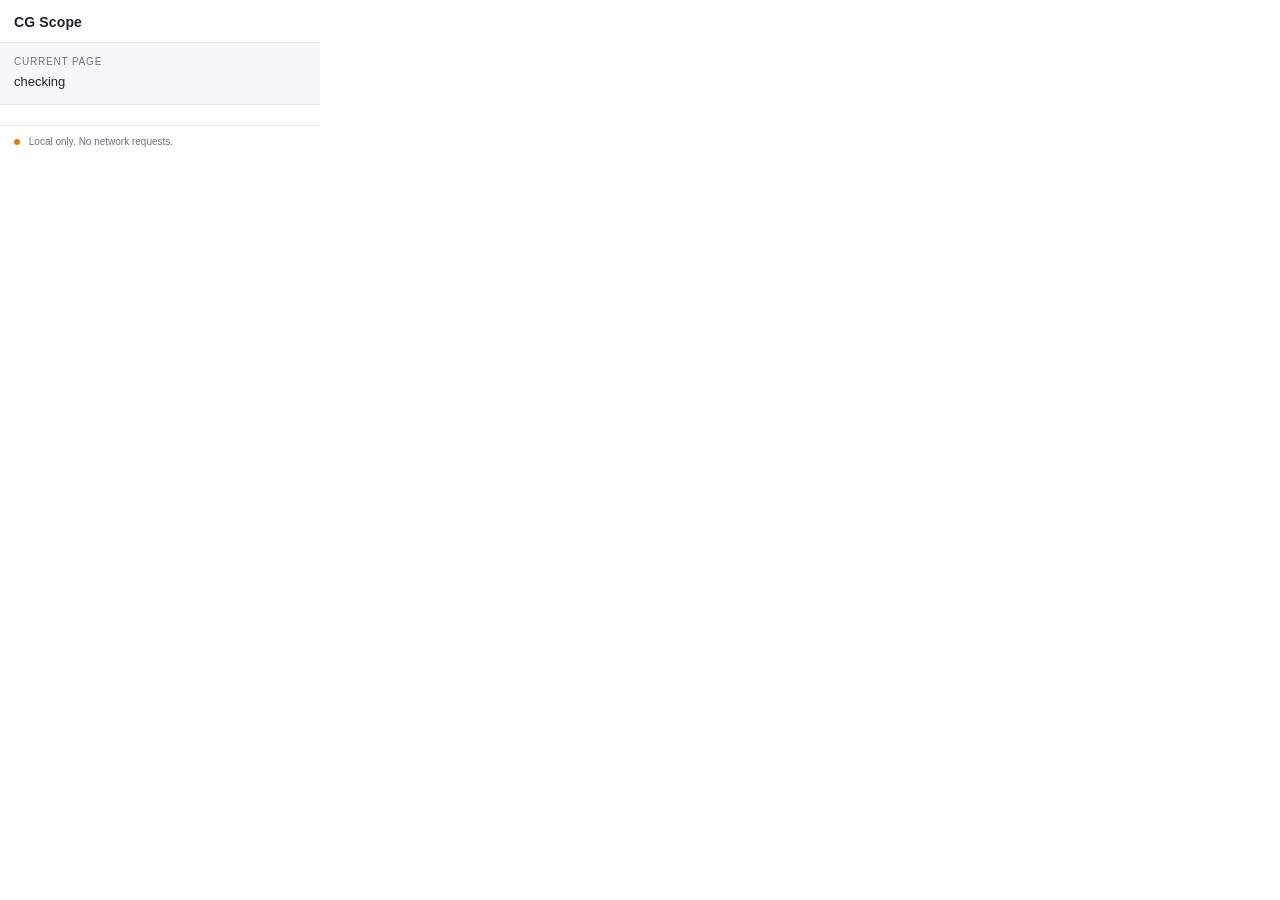
<file: src/popup/popup.html>
<!doctype html>
<html lang="en">
<head>
  <meta charset="utf-8">
  <title>CG Scope</title>
  <!--
    CG Scope popup.

    Co-Authored-By: Claude Opus 5 <noreply@anthropic.com>
    Co-Authored-By: Connected Geek, LLC <support@connectedgeek.net>

    No inline script and no inline event handlers. Manifest V3 forbids both by
    default and the default cannot be loosened to allow remote code, so
    everything is an external file and every listener is attached in JS.
  -->
  <link rel="stylesheet" href="popup.css">
</head>
<body>
  <header class="head">
    <h1 class="name">CG Scope</h1>
    <span class="version" id="version"></span>
  </header>

  <section class="page" id="page-status">
    <span class="label">Current page</span>
    <span class="value" id="page-value">checking</span>
    <p class="note" id="page-note" hidden></p>
  </section>

  <section class="tools">
    <div id="tool-list" class="tool-list"></div>
    <p class="empty" id="tool-empty" hidden>
      Tools are unavailable on this page.
    </p>
    <p class="error" id="tool-error" hidden></p>
  </section>

  <footer class="foot">
    <span id="foot-note">Local only. No network requests.</span>
  </footer>

  <script type="module" src="popup.js"></script>
</body>
</html>
</file>
<file: src/popup/popup.css>
/* CG Scope popup styling.
 *
 * Co-Authored-By: Claude Opus 5 <noreply@anthropic.com>
 * Co-Authored-By: Connected Geek, LLC <support@connectedgeek.net>
 *
 * Fonts are the system stack. No webfont, because a webfont is a network
 * request (invariant 11) and embedding one to avoid that would add weight to
 * the package for no gain in a 320px panel.
 */

:root {
  --orange: #e67a0f;
  --ink: #1f2328;
  --muted: #6a737d;
  --line: #e4e7eb;
  --bg: #ffffff;
  --bg-soft: #f6f7f9;
}

@media (prefers-color-scheme: dark) {
  :root {
    --ink: #e6edf3;
    --muted: #9aa4ae;
    --line: #2b3138;
    --bg: #16191d;
    --bg-soft: #1d2126;
  }
}

* {
  box-sizing: border-box;
}

body {
  width: 320px;
  margin: 0;
  padding: 0;
  background: var(--bg);
  color: var(--ink);
  font: 13px/1.45 -apple-system, BlinkMacSystemFont, "Segoe UI", Roboto,
        Helvetica, Arial, sans-serif;
}

.head {
  display: flex;
  align-items: baseline;
  gap: 8px;
  padding: 12px 14px 10px;
  border-bottom: 1px solid var(--line);
}

.name {
  margin: 0;
  font-size: 14px;
  font-weight: 600;
  letter-spacing: 0.01em;
}

.version {
  font-size: 11px;
  color: var(--muted);
  font-variant-numeric: tabular-nums;
}

.page {
  padding: 12px 14px;
  background: var(--bg-soft);
  border-bottom: 1px solid var(--line);
}

.label {
  display: block;
  font-size: 10px;
  text-transform: uppercase;
  letter-spacing: 0.08em;
  color: var(--muted);
  margin-bottom: 3px;
}

.value {
  display: block;
  font-size: 13px;
  font-weight: 500;
  word-break: break-all;
}

.value.blocked {
  color: var(--muted);
  font-weight: 400;
}

.note {
  margin: 6px 0 0;
  font-size: 11px;
  line-height: 1.4;
  color: var(--muted);
}

.tools {
  padding: 10px;
}

.tool-list {
  display: grid;
  gap: 6px;
}

.tool {
  display: flex;
  align-items: baseline;
  justify-content: space-between;
  gap: 10px;
  width: 100%;
  padding: 9px 11px;
  border: 1px solid var(--line);
  border-radius: 6px;
  background: var(--bg);
  color: inherit;
  font: inherit;
  text-align: left;
  cursor: pointer;
}

.tool:hover:not(:disabled) {
  border-color: var(--orange);
}

.tool:focus-visible {
  outline: 2px solid var(--orange);
  outline-offset: 1px;
}

.tool:disabled {
  cursor: default;
  opacity: 0.45;
}

.tool-name {
  font-weight: 600;
}

.tool-hint {
  font-size: 11px;
  color: var(--muted);
}

.empty {
  margin: 4px 0 0;
  font-size: 12px;
  color: var(--muted);
}

.error {
  margin: 8px 0 0;
  padding: 8px 10px;
  border-radius: 5px;
  background: rgba(230, 122, 15, 0.12);
  border: 1px solid var(--orange);
  font-size: 11px;
  line-height: 1.4;
}

.foot {
  padding: 9px 14px;
  border-top: 1px solid var(--line);
  font-size: 10px;
  color: var(--muted);
}

.foot::before {
  content: "";
  display: inline-block;
  width: 6px;
  height: 6px;
  margin-right: 6px;
  border-radius: 50%;
  background: var(--orange);
  vertical-align: baseline;
}
</file>
